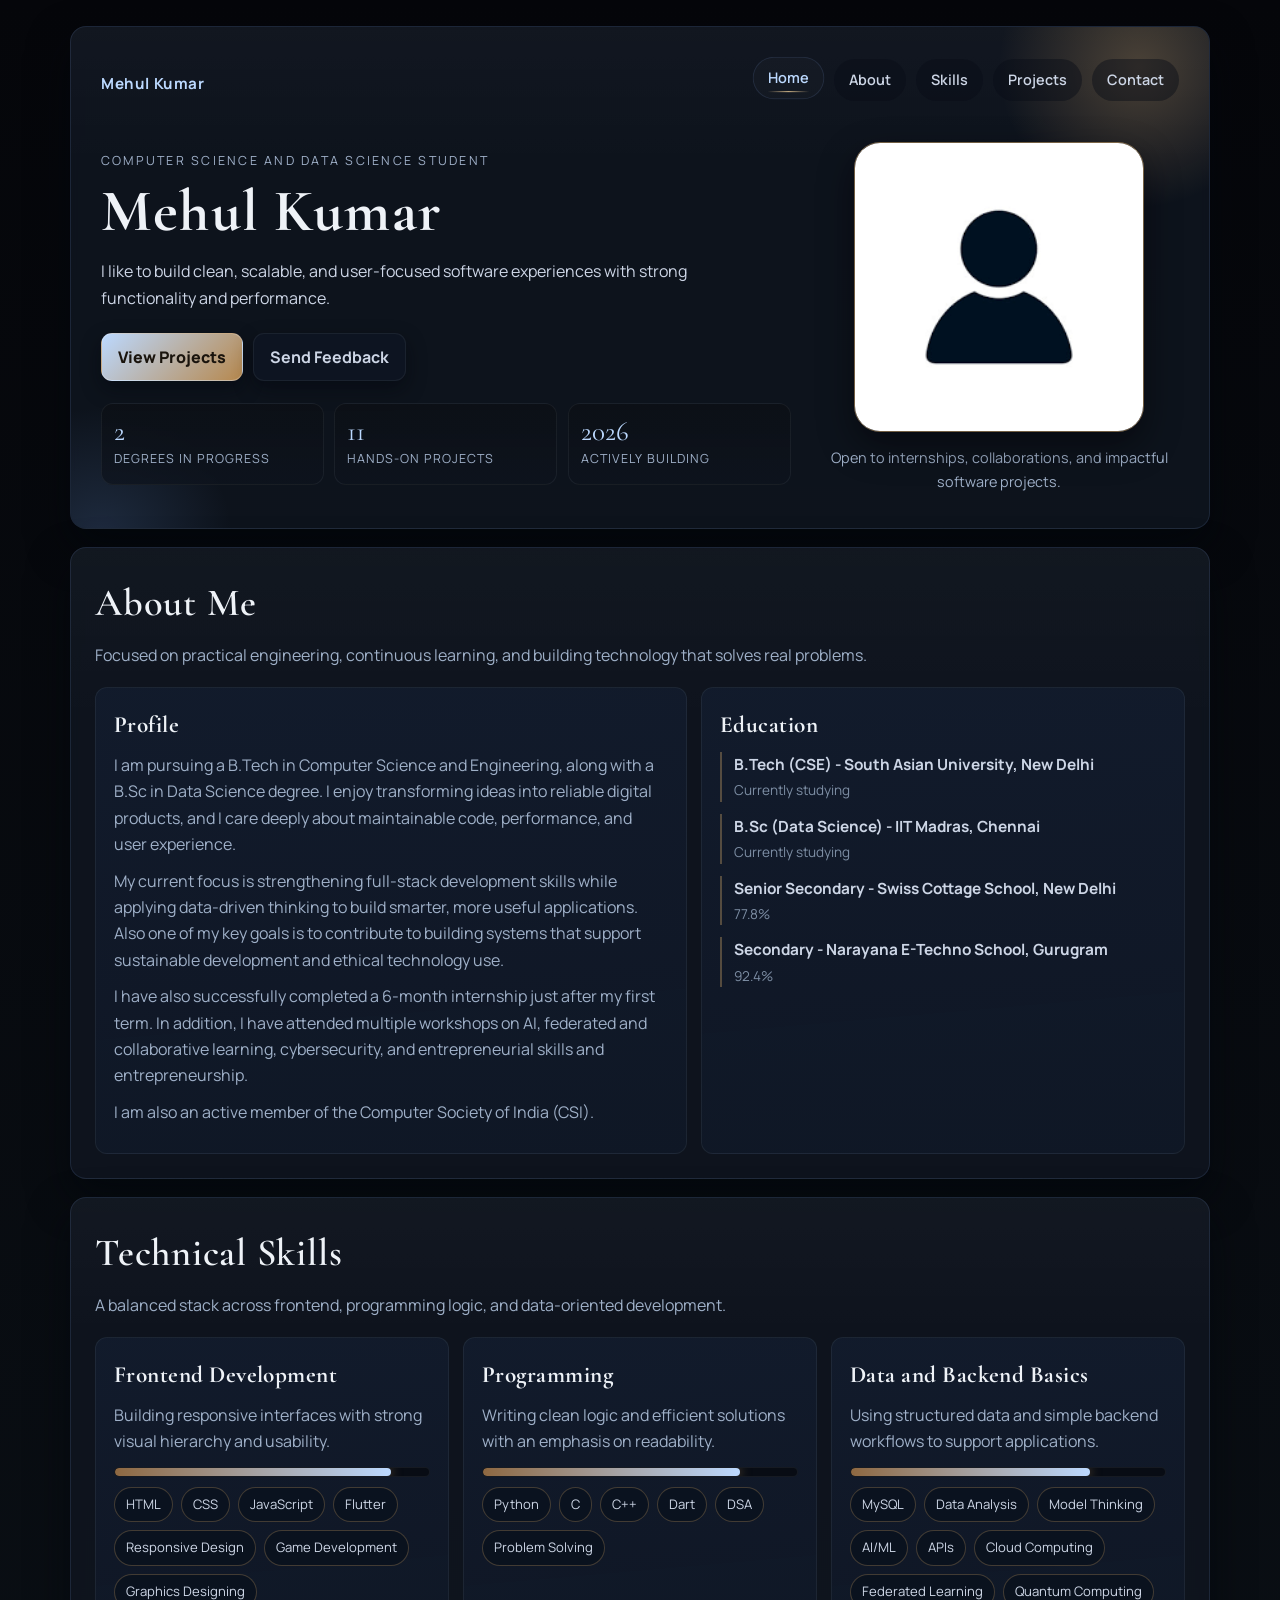
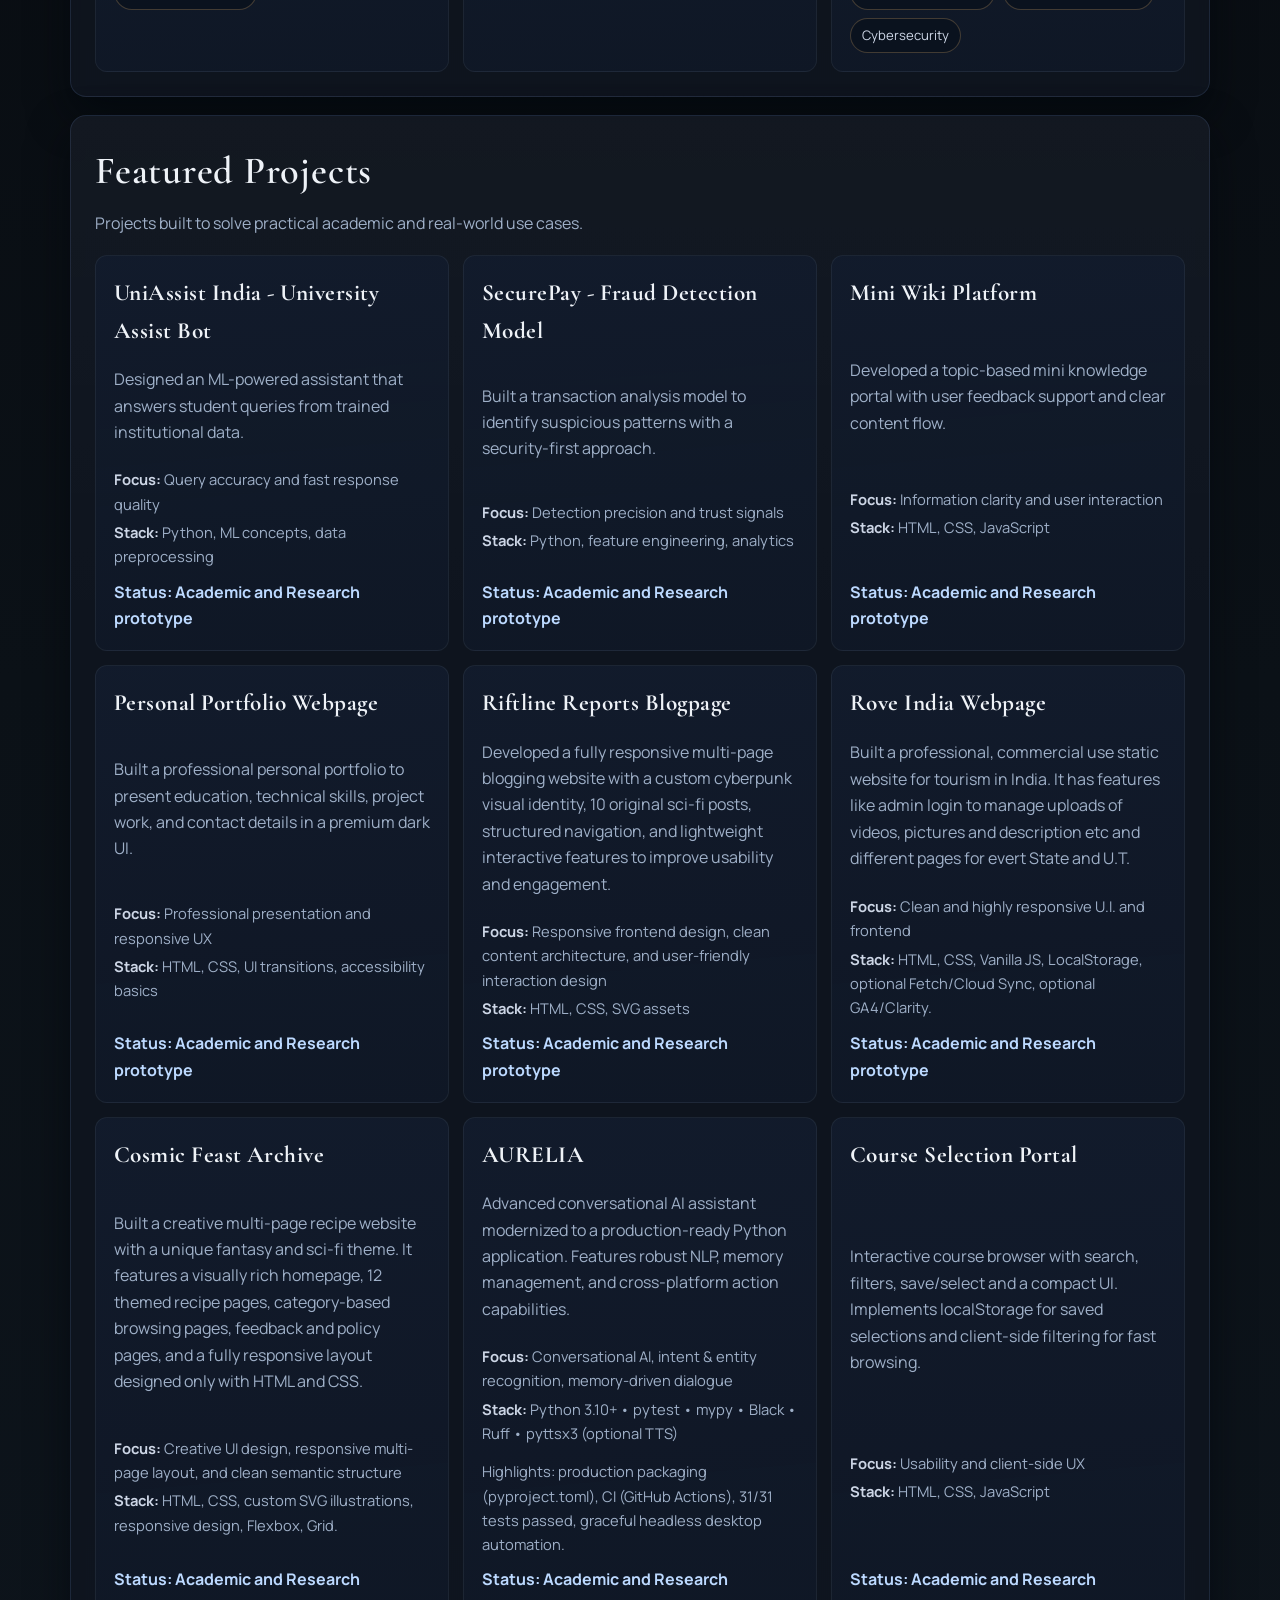
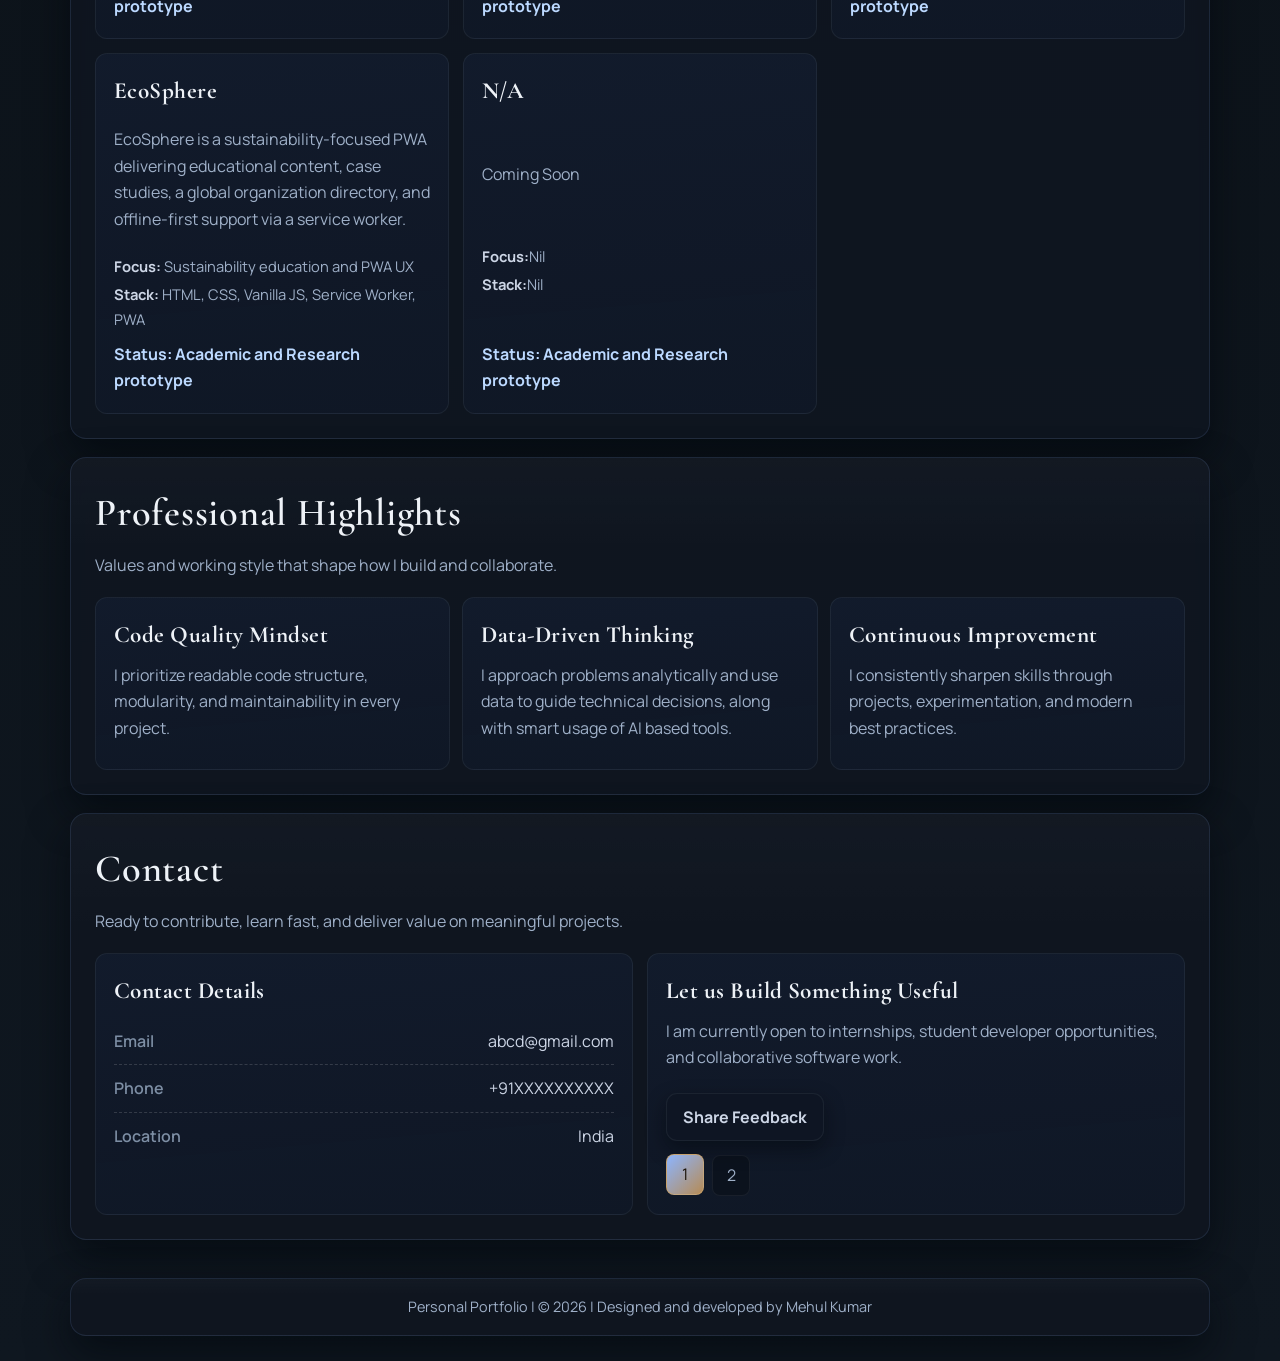
<file: index.html>
<!DOCTYPE html>
<html lang="en">
<head>
    <meta charset="UTF-8">
    <meta name="viewport" content="width=device-width, initial-scale=1.0">
    <meta name="description" content=" Portfolio of Mehul Kumar">
    <meta name="theme-color" content="#0b1220">
    <title>My Portfolio</title>
    <link rel="preconnect" href="https://fonts.googleapis.com">
    <link rel="preconnect" href="https://fonts.gstatic.com" crossorigin>
    <link href="https://fonts.googleapis.com/css2?family=Cormorant+Garamond:wght@500;600;700&family=Manrope:wght@400;500;600;700;800&display=swap" rel="stylesheet">
    <link rel="stylesheet" href="style.css">
</head>
<body>
<a class="skip-link" href="#main-content">Skip to main content</a>

<header id="top" class="hero panel">
    <div class="top-bar">
        <p class="brand">Mehul Kumar</p>

        <button class="nav-toggle" aria-controls="primary-nav" aria-expanded="false" aria-label="Open navigation">☰</button>

        <nav id="primary-nav" aria-label="Primary navigation">
            <ul class="menu">
                <li><a href="#top" class="active">Home</a></li>
                <li><a href="#intro">About</a></li>
                <li><a href="#abilities">Skills</a></li>
                <li><a href="#work">Projects</a></li>
                <li><a href="#reach">Contact</a></li>
            </ul>
        </nav>
    </div>

    <div class="hero-grid">
        <div class="hero-copy">
            <p class="eyebrow">Computer Science and Data Science Student</p>
            <h1>Mehul Kumar</h1>
            <p class="lead">
                I like to build clean, scalable, and user-focused software experiences with strong functionality and performance.
            </p>

            <div class="hero-actions">
                <a href="#work" class="btn">View Projects</a>
                <a href="feedback.html" class="btn btn-secondary">Send Feedback</a>
            </div>

            <ul class="quick-stats" aria-label="Quick highlights">
                <li>
                    <span class="stat-value">2</span>
                    <span class="stat-label">Degrees In Progress</span>
                </li>
                <li>
                    <span class="stat-value">11</span>
                    <span class="stat-label">Hands-on Projects</span>
                </li>
                <li>
                    <span class="stat-value">2026</span>
                    <span class="stat-label">Actively Building</span>
                </li>
            </ul>
        </div>

        <div class="hero-photo-wrap">
            <img src="PIC1.png" class="photo" alt="Portrait of Mehul Kumar">
            <p class="photo-note">Open to internships, collaborations, and impactful software projects.</p>
        </div>
    </div>
</header>

<main id="main-content">
    <section id="intro" class="panel">
        <div class="section-head">
            <h2>About Me</h2>
            <p>Focused on practical engineering, continuous learning, and building technology that solves real problems.</p>
        </div>

        <div class="about-grid">
            <article class="about-card">
                <h3>Profile</h3>
                <p>
                    I am pursuing a B.Tech in Computer Science and Engineering, along with a B.Sc in Data Science degree. 
                    I enjoy transforming ideas into reliable digital products,
                    and I care deeply about maintainable code, performance, and user experience.
                </p>
                <p>
                    My current focus is strengthening full-stack development skills while applying data-driven thinking
                    to build smarter, more useful applications. Also one of my key goals is to contribute to building systems
                    that support sustainable development and ethical technology use.
                </p>
                <p>
                    I have also successfully completed a 6-month internship just after my first term. In addition, I have attended
                    multiple workshops on AI, federated and collaborative learning, cybersecurity, and entrepreneurial skills
                    and entrepreneurship.
                </p>
                <p>
                    I am also an active member of the Computer Society of India (CSI).
                </p>
            </article>

            <article class="about-card">
                <h3>Education</h3>
                <ul class="timeline">
                    <li>
                        <strong>B.Tech (CSE) - South Asian University, New Delhi</strong>
                        <span>Currently studying</span>
                    </li>
                    <li>
                        <strong>B.Sc (Data Science) - IIT Madras, Chennai</strong>
                        <span>Currently studying</span>
                    </li>
                    <li>
                        <strong>Senior Secondary - Swiss Cottage School, New Delhi</strong>
                        <span>77.8%</span>
                    </li>
                    <li>
                        <strong>Secondary - Narayana E-Techno School, Gurugram</strong>
                        <span>92.4%</span>
                    </li>
                </ul>
            </article>
        </div>
    </section>

    <section id="abilities" class="panel">
        <div class="section-head">
            <h2>Technical Skills</h2>
            <p>A balanced stack across frontend, programming logic, and data-oriented development.</p>
        </div>

        <div class="skill-grid">
            <article class="skill-card">
                <h3>Frontend Development</h3>
                <p>Building responsive interfaces with strong visual hierarchy and usability.</p>
                <div class="meter" aria-label="Frontend proficiency"><span style="width: 88%;"></span></div>
                <ul class="pill-list">
                    <li>HTML</li>
                    <li>CSS</li>
                    <li>JavaScript</li>
                    <li>Flutter</li>
                    <li>Responsive Design</li>
                    <li>Game Development</li>
                    <li>Graphics Designing</li>
                </ul>
            </article>

            <article class="skill-card">
                <h3>Programming</h3>
                <p>Writing clean logic and efficient solutions with an emphasis on readability.</p>
                <div class="meter" aria-label="Programming proficiency"><span style="width: 82%;"></span></div>
                <ul class="pill-list">
                    <li>Python</li>
                    <li>C</li>
                    <li>C++</li>
                    <li>Dart</li>
                    <li>DSA</li>
                    <li>Problem Solving</li>
                </ul>
            </article>

            <article class="skill-card">
                <h3>Data and Backend Basics</h3>
                <p>Using structured data and simple backend workflows to support applications.</p>
                <div class="meter" aria-label="Data and backend proficiency"><span style="width: 76%;"></span></div>
                <ul class="pill-list">
                    <li>MySQL</li>
                    <li>Data Analysis</li>
                    <li>Model Thinking</li>
                    <li>AI/ML</li>
                    <li>APIs</li>
                    <li>Cloud Computing</li>
                    <li>Federated Learning</li>
                    <li>Quantum Computing</li>
                    <li>Cybersecurity</li>
                </ul>
            </article>
        </div>
    </section>

    <section id="work" class="panel">
        <div class="section-head">
            <h2>Featured Projects</h2>
            <p>Projects built to solve practical academic and real-world use cases.</p>
        </div>

        <div class="project-grid">
            <article class="project-card">
                <h3>UniAssist India - University Assist Bot</h3>
                <p>
                    Designed an ML-powered assistant that answers student queries from trained institutional data.
                </p>
                <ul class="project-meta">
                    <li><strong>Focus:</strong> Query accuracy and fast response quality</li>
                    <li><strong>Stack:</strong> Python, ML concepts, data preprocessing</li>
                </ul>
                <span class="text-link">Status: Academic and Research prototype</span>
            </article>

            <article class="project-card">
                <h3>SecurePay - Fraud Detection Model</h3>
                <p>
                    Built a transaction analysis model to identify suspicious patterns with a security-first approach.
                </p>
                <ul class="project-meta">
                    <li><strong>Focus:</strong> Detection precision and trust signals</li>
                    <li><strong>Stack:</strong> Python, feature engineering, analytics</li>
                </ul>
                <span class="text-link">Status: Academic and Research prototype</span>
            </article>

            <article class="project-card">
                <h3>Mini Wiki Platform</h3>
                <p>
                    Developed a topic-based mini knowledge portal with user feedback support and clear content flow.
                </p>
                <ul class="project-meta">
                    <li><strong>Focus:</strong> Information clarity and user interaction</li>
                    <li><strong>Stack:</strong> HTML, CSS, JavaScript</li>
                </ul>
                <span class="text-link">Status: Academic and Research prototype</span>
            </article>

            <article class="project-card">
                <h3>Personal Portfolio Webpage</h3>
                <p>
                    Built a professional personal portfolio to present education, technical skills, project work, and contact details in a premium dark UI.
                </p>
                <ul class="project-meta">
                    <li><strong>Focus:</strong> Professional presentation and responsive UX</li>
                    <li><strong>Stack:</strong> HTML, CSS, UI transitions, accessibility basics</li>
                </ul>
                <span class="text-link">Status: Academic and Research prototype</span>
            </article>

            <article class="project-card">
                <h3>Riftline Reports Blogpage</h3>
                <p>
                    Developed a fully responsive multi-page blogging website with a custom cyberpunk visual identity, 10 original sci-fi posts, structured navigation, and lightweight interactive features to improve usability and engagement.
                </p>
                <ul class="project-meta">
                    <li><strong>Focus:</strong> Responsive frontend design, clean content architecture, and user-friendly interaction design</li>
                    <li><strong>Stack:</strong> HTML, CSS, SVG assets</li>
                </ul>
                <span class="text-link">Status: Academic and Research prototype</span>
            </article>

            <article class="project-card">
                <h3>Rove India Webpage</h3>
                <p>
                    Built a professional, commercial use static website for tourism in India. It has features like admin login to manage uploads of videos, pictures and description etc and different pages for evert State and U.T. 
                </p>
                <ul class="project-meta">
                    <li><strong>Focus:</strong> Clean and highly responsive U.I. and frontend</li>
                    <li><strong>Stack:</strong> HTML, CSS, Vanilla JS, LocalStorage, optional Fetch/Cloud Sync, optional GA4/Clarity.</li>
                </ul>
                <span class="text-link">Status: Academic and Research prototype</span>
            </article>

            <article class="project-card">
                <h3>Cosmic Feast Archive</h3>
                <p>
                    Built a creative multi-page recipe website with a unique fantasy and sci-fi theme. It features a visually rich homepage, 12 themed recipe pages, category-based browsing pages, feedback and policy pages, and a fully responsive layout designed only with HTML and CSS.
                </p>
                <ul class="project-meta">
                    <li><strong>Focus:</strong> Creative UI design, responsive multi-page layout, and clean semantic structure</li>
                    <li><strong>Stack:</strong> HTML, CSS, custom SVG illustrations, responsive design, Flexbox, Grid.</li>
                </ul>
                <span class="text-link">Status: Academic and Research prototype</span>
            </article>

            <article class="project-card">
                <h3>AURELIA</h3>
                <p>
                    Advanced conversational AI assistant modernized to a production-ready Python application. Features robust NLP, memory management, and cross-platform action capabilities.
                </p>
                <ul class="project-meta">
                    <li><strong>Focus:</strong> Conversational AI, intent & entity recognition, memory-driven dialogue</li>
                    <li><strong>Stack:</strong> Python 3.10+ • pytest • mypy • Black • Ruff • pyttsx3 (optional TTS)</li>
                </ul>
                <p style="margin:6px 0 0;color:var(--text-300);font-size:0.92rem">Highlights: production packaging (pyproject.toml), CI (GitHub Actions), 31/31 tests passed, graceful headless desktop automation.</p>
                <span class="text-link">Status: Academic and Research prototype</span>
            </article>

            <article class="project-card">
                <h3>Course Selection Portal</h3>
                <p>
                    Interactive course browser with search, filters, save/select and a compact UI. Implements localStorage for saved selections and client-side filtering for fast browsing.
                </p>
                <ul class="project-meta">
                    <li><strong>Focus:</strong> Usability and client-side UX</li>
                    <li><strong>Stack:</strong> HTML, CSS, JavaScript</li>
                </ul>
                <span class="text-link">Status: Academic and Research prototype</span>
            </article>

            <article class="project-card">
                <h3>EcoSphere</h3>
                <p>
                    EcoSphere is a sustainability-focused PWA delivering educational content, case studies, a global organization directory, and offline-first support via a service worker.
                </p>
                <ul class="project-meta">
                    <li><strong>Focus:</strong> Sustainability education and PWA UX</li>
                    <li><strong>Stack:</strong> HTML, CSS, Vanilla JS, Service Worker, PWA</li>
                </ul>
                <span class="text-link">Status: Academic and Research prototype</span>
            </article>

             <article class="project-card">
                <h3>N/A</h3>
                <p>
                        Coming Soon
                </p>
                <ul class="project-meta">
                    <li><strong>Focus:</strong>Nil</li>
                    <li><strong>Stack:</strong>Nil</li>
                </ul>
                <span class="text-link">Status: Academic and Research prototype</span>
            </article>
        </div>
    </section>

    <section id="highlights" class="panel">
        <div class="section-head">
            <h2>Professional Highlights</h2>
            <p>Values and working style that shape how I build and collaborate.</p>
        </div>

        <div class="highlight-grid">
            <article class="highlight-card">
                <h3>Code Quality Mindset</h3>
                <p>I prioritize readable code structure, modularity, and maintainability in every project.</p>
            </article>
            <article class="highlight-card">
                <h3>Data-Driven Thinking</h3>
                <p>I approach problems analytically and use data to guide technical decisions, along with smart usage of AI based tools.</p>
            </article>
            <article class="highlight-card">
                <h3>Continuous Improvement</h3>
                <p>I consistently sharpen skills through projects, experimentation, and modern best practices.</p>
            </article>
        </div>
    </section>

    <section id="reach" class="panel">
        <div class="section-head">
            <h2>Contact</h2>
            <p>Ready to contribute, learn fast, and deliver value on meaningful projects.</p>
        </div>

        <div class="contact-grid">
            <article class="contact-card">
                <h3>Contact Details</h3>
                <ul class="contact-list">
                    <li><span>Email</span><p>abcd@gmail.com</p></li>
                    <li><span>Phone</span><p>+91XXXXXXXXXX</p></li>
                    <li><span>Location</span><p>India</p></li>
                </ul>
            </article>

            <article class="contact-card">
                <h3>Let us Build Something Useful</h3>
                <p>
                    I am currently open to internships, student developer opportunities, and collaborative software work.
                </p>
                <div class="hero-actions">
                    <a href="feedback.html" class="btn btn-secondary">Share Feedback</a>
                </div>

                <div class="pagination" aria-label="Page navigation">
                    <a href="#" class="active">1</a>
                    <a href="feedback.html">2</a>
                </div>
            </article>
        </div>
    </section>
</main>

<footer class="panel">
    <p>Personal Portfolio | &copy; <span id="year">2026</span> | Designed and developed by Mehul Kumar</p>
</footer>

<script>
    document.getElementById("year").textContent = new Date().getFullYear();
</script>
<script src="script.js"></script>
</body>
</html>
</file>
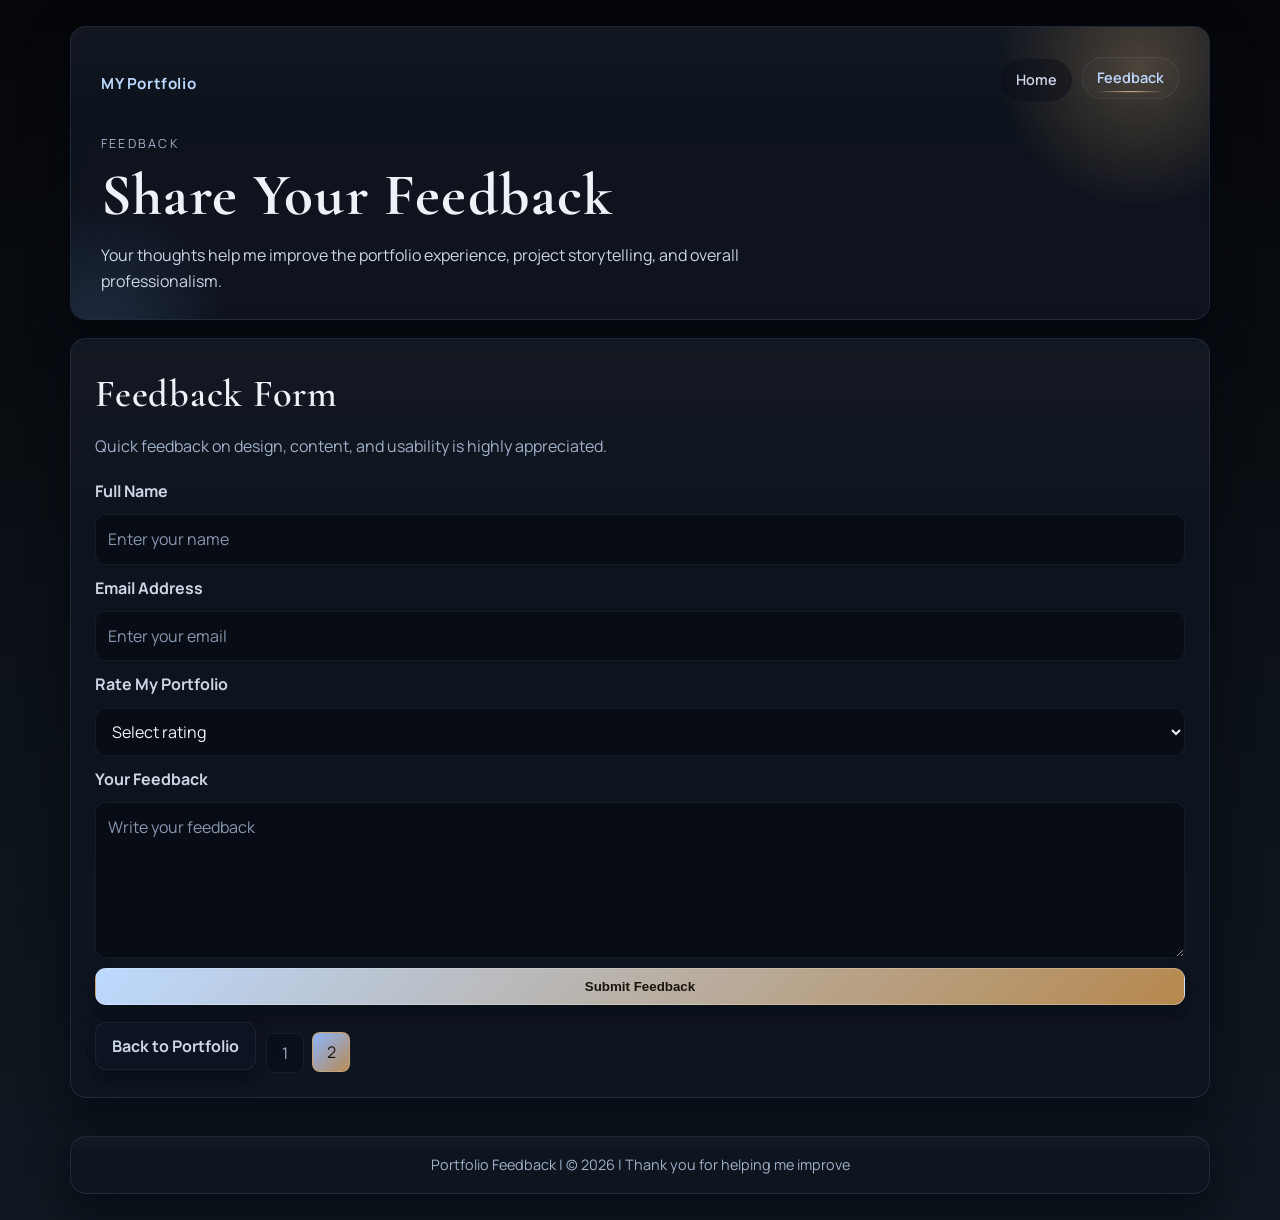
<file: feedback.html>
<!DOCTYPE html>
<html lang="en">
<head>
    <meta charset="UTF-8">
    <meta name="viewport" content="width=device-width, initial-scale=1.0">
    <meta name="description" content="Feedback page for Mehul Kumar's portfolio.">
    <meta name="theme-color" content="#0b1220">
    <title>Portfolio Feedback | Mehul Kumar</title>
    <link rel="preconnect" href="https://fonts.googleapis.com">
    <link rel="preconnect" href="https://fonts.gstatic.com" crossorigin>
    <link href="https://fonts.googleapis.com/css2?family=Cormorant+Garamond:wght@500;600;700&family=Manrope:wght@400;500;600;700;800&display=swap" rel="stylesheet">
    <link rel="stylesheet" href="style.css">
</head>
<body>
<a class="skip-link" href="#feedback-main">Skip to feedback form</a>

<header class="hero hero-compact panel">
    <div class="top-bar">
        <p class="brand">MY Portfolio</p>

        <button class="nav-toggle" aria-controls="primary-nav" aria-expanded="false" aria-label="Open navigation">☰</button>

        <nav id="primary-nav" aria-label="Feedback page navigation">
            <ul class="menu">
                <li><a href="index.html">Home</a></li>
                <li><a href="#" class="active">Feedback</a></li>
            </ul>
        </nav>
    </div>

    <div class="hero-grid">
        <div class="hero-copy">
            <p class="eyebrow">Feedback</p>
            <h1>Share Your Feedback</h1>
            <p class="lead">
                Your thoughts help me improve the portfolio experience, project storytelling, and overall professionalism.
            </p>
        </div>
    </div>
</header>

<main id="feedback-main">
    <section class="feedback-section panel">
        <div>
            <div class="section-head">
                <h2>Feedback Form</h2>
                <p>Quick feedback on design, content, and usability is highly appreciated.</p>
            </div>

            <form class="feedback-form" action="#" method="post">
                <label for="name">Full Name</label>
                <input type="text" id="name" name="name" placeholder="Enter your name" required>

                <label for="email">Email Address</label>
                <input type="email" id="email" name="email" placeholder="Enter your email" required>

                <label for="rating">Rate My Portfolio</label>
                <select id="rating" name="rating" required>
                    <option value="">Select rating</option>
                    <option value="excellent">Excellent</option>
                    <option value="very-good">Very Good</option>
                    <option value="good">Good</option>
                    <option value="average">Average</option>
                </select>

                <label for="message">Your Feedback</label>
                <textarea id="message" name="message" rows="5" placeholder="Write your feedback" required></textarea>

                <button type="submit" class="btn">Submit Feedback</button>
            </form>
            <div class="feedback-actions">
                <a href="index.html" class="btn btn-secondary">Back to Portfolio</a>
                <div class="pagination" aria-label="Page navigation">
                    <a href="index.html">1</a>
                    <a href="#" class="active">2</a>
                </div>
            </div>
        </div>
    </section>
</main>

<footer class="panel">
    <p>Portfolio Feedback | &copy; <span id="year">2026</span> | Thank you for helping me improve</p>
</footer>

<script>
    document.getElementById("year").textContent = new Date().getFullYear();
</script>
<script src="script.js"></script>
</body>
</html>
</file>
<file: style.css>
:root {
    /* Professional dark palette */
    --bg-950: #05060a;
    --bg-900: #0b1117;
    --bg-850: #0f1720;
    --panel: rgba(16, 22, 32, 0.85);
    --panel-solid: #0f1722;
    --text-100: #eef2f7;
    --text-200: #cdd6e6;
    --text-300: #9fb0c8;
    --text-400: #7d8ea4;
    --accent: #8db5ff;
    --accent-strong: #bcd9ff;
    --line: rgba(141, 181, 255, 0.12);
    --line-soft: rgba(238, 242, 247, 0.06);
    --shadow: 0 18px 40px rgba(2, 6, 12, 0.6);
    --radius-lg: 16px;
    --radius-md: 12px;
}

*,
*::before,
*::after {
    box-sizing: border-box;
}

html,
body {
    margin: 0;
    padding: 0;
}

html {
    scroll-behavior: smooth;
}

body {
    min-height: 100vh;
    font-family: "Manrope", sans-serif;
    color: var(--text-100);
    line-height: 1.65;
    background:
        radial-gradient(circle at 10% 14%, rgba(207, 166, 106, 0.14), transparent 35%),
        radial-gradient(circle at 88% 8%, rgba(87, 122, 176, 0.21), transparent 30%),
        radial-gradient(circle at 48% 96%, rgba(17, 30, 53, 0.82), transparent 42%),
        linear-gradient(145deg, var(--bg-950), var(--bg-900) 46%, #0b1728 100%);
    background-attachment: fixed;
    background-size: 120% 120%;
    /* reduce repaint pressure while scrolling */
    /* simpler, subtle background for a professional look */
    background-attachment: scroll;
    background-size: cover;
    background: linear-gradient(180deg, var(--bg-950), var(--bg-900) 50%, var(--bg-850));
}

img {
    max-width: 100%;
    display: block;
}

a {
    color: inherit;
    text-decoration: none;
}

.skip-link {
    position: absolute;
    top: -80px;
    left: 14px;
    z-index: 100;
    padding: 10px 14px;
    border-radius: 10px;
    background: #f5f7fd;
    color: #121826;
    font-weight: 700;
}

.skip-link:focus {
    top: 10px;
}

main,
header,
footer {
    width: min(1140px, 92vw);
    margin: 0 auto;
}

main {
    display: grid;
    gap: 18px;
    margin-top: 18px;
    padding-bottom: 38px;
}

.panel {
    border: 1px solid var(--line);
    border-radius: var(--radius-lg);
    background: linear-gradient(180deg, rgba(255,255,255,0.02), transparent 28%), var(--panel);
    backdrop-filter: blur(6px);
    box-shadow: var(--shadow);
    animation: riseIn 0.6s cubic-bezier(.2,.9,.3,1) both;
    transition: transform 0.26s ease, border-color 0.26s ease, box-shadow 0.26s ease, opacity 0.26s ease;
    will-change: transform, opacity;
}

section.panel:hover,
footer.panel:hover {
    transform: translateY(-3px);
    border-color: rgba(207, 166, 106, 0.4);
    box-shadow: 0 30px 68px rgba(2, 8, 18, 0.62);
}

.hero {
    margin-top: 26px;
    padding: 26px 30px 34px;
    position: relative;
    overflow: hidden;
    isolation: isolate;
}

.hero::before {
    content: "";
    position: absolute;
    width: 320px;
    height: 320px;
    right: -90px;
    top: -120px;
    background: radial-gradient(circle, rgba(207, 166, 106, 0.3), transparent 62%);
    z-index: -1;
}

.hero::after {
    content: "";
    position: absolute;
    width: 280px;
    height: 280px;
    left: -110px;
    bottom: -150px;
    background: radial-gradient(circle, rgba(86, 120, 175, 0.24), transparent 66%);
    z-index: -1;
}

.hero-compact {
    padding-bottom: 24px;
}

.hero-compact .hero-grid {
    margin-top: 20px;
    grid-template-columns: 1fr;
    gap: 12px;
}

.hero-compact .lead {
    max-width: 70ch;
}

.top-bar {
    display: flex;
    align-items: center;
    justify-content: space-between;
    gap: 16px;
    flex-wrap: wrap;
    padding: 6px 0;
}

.brand {
    margin: 0;
    font-size: 0.95rem;
    font-weight: 700;
    text-transform: none;
    letter-spacing: 0.04em;
    color: var(--accent-strong);
}

.menu {
    margin: 0;
    padding: 0;
    list-style: none;
    display: flex;
    gap: 10px;
    flex-wrap: wrap;
}

.nav-toggle {
    display: none;
    background: transparent;
    border: 1px solid transparent;
    color: var(--text-100);
    padding: 8px 10px;
    border-radius: 10px;
    font-size: 1.05rem;
    cursor: pointer;
}

.menu a {
    display: inline-block;
    position: relative;
    overflow: hidden;
    padding: 8px 14px;
    border-radius: 999px;
    border: 1px solid transparent;
    color: var(--text-200);
    background: rgba(9, 14, 24, 0.46);
    font-size: 0.9rem;
    font-weight: 600;
    transition: transform 0.2s ease, color 0.2s ease, border-color 0.2s ease, background 0.2s ease;
    will-change: transform, opacity;
}

.menu a::after {
    content: "";
    position: absolute;
    left: 14px;
    right: 14px;
    bottom: 6px;
    height: 1px;
    background: linear-gradient(90deg, transparent, rgba(237, 205, 151, 0.9), transparent);
    transform: scaleX(0);
    transform-origin: center;
    transition: transform 0.24s ease;
}

.menu a:hover,
.menu a.active {
    color: var(--accent-strong);
    border-color: var(--line);
    background: rgba(255,255,255,0.02);
    transform: translateY(-2px) scale(1.01);
}

.menu a:hover::after,
.menu a.active::after {
    transform: scaleX(1);
}

.hero-grid {
    margin-top: 28px;
    display: grid;
    grid-template-columns: 1fr 360px;
    gap: 28px;
    align-items: center;
}

h1,
h2,
h3 {
    margin: 0;
    font-family: "Cormorant Garamond", serif;
    letter-spacing: 0.02em;
}

.hero-copy h1 {
    font-size: clamp(2.35rem, 6vw, 3.7rem);
    line-height: 1.03;
    margin-top: 10px;
}

.eyebrow {
    margin: 0;
    font-size: 0.78rem;
    text-transform: uppercase;
    letter-spacing: 0.18em;
    color: var(--text-300);
}

.lead {
    margin: 16px 0 0;
    color: var(--text-200);
    max-width: 62ch;
}

.hero-actions {
    margin-top: 22px;
    display: flex;
    gap: 10px;
    flex-wrap: wrap;
}

.btn {
    display: inline-flex;
    align-items: center;
    justify-content: center;
    position: relative;
    overflow: hidden;
    isolation: isolate;
    padding: 10px 16px;
    border-radius: 11px;
    border: 1px solid rgba(255, 255, 255, 0.24);
    background: linear-gradient(135deg, var(--accent-strong), #b6884e);
    color: #1a140d;
    font-weight: 800;
    transition: transform 0.18s ease, filter 0.18s ease, box-shadow 0.18s ease;
    will-change: transform, opacity;
    box-shadow: 0 8px 20px rgba(2,6,12,0.45);
}

.btn::after {
    content: "";
    position: absolute;
    top: -160%;
    left: -40%;
    width: 38%;
    height: 420%;
    background: linear-gradient(90deg, transparent, rgba(255, 255, 255, 0.45), transparent);
    transform: rotate(24deg);
    opacity: 0;
    transition: transform 0.45s ease, opacity 0.45s ease;
    pointer-events: none;
}

.btn:hover {
    transform: translateY(-3px) scale(1.01);
    filter: brightness(1.06);
    box-shadow: 0 14px 36px rgba(2,6,12,0.48);
}

.btn:hover::after {
    opacity: 0.75;
    transform: translateX(320%) rotate(24deg);
}

.btn-secondary {
    background: rgba(14, 22, 36, 0.86);
    border-color: var(--line-soft);
    color: var(--text-200);
    font-weight: 700;
}

.btn-secondary:hover {
    border-color: var(--line);
    color: var(--accent-strong);
}

.quick-stats {
    margin: 22px 0 0;
    padding: 0;
    list-style: none;
    display: flex;
    gap: 10px;
    flex-wrap: wrap;
}

.quick-stats li {
    min-width: 140px;
    flex: 1;
    padding: 14px 12px;
    border-radius: 12px;
    border: 1px solid var(--line-soft);
    background: linear-gradient(180deg, rgba(12,16,22,0.9), rgba(14,20,30,0.78));
    transition: transform 0.22s ease, border-color 0.22s ease, box-shadow 0.22s ease;
    will-change: transform, opacity;
}

.quick-stats li:hover {
    transform: translateY(-4px);
    border-color: rgba(207, 166, 106, 0.5);
    box-shadow: 0 12px 24px rgba(0, 0, 0, 0.25);
}

.stat-value {
    display: block;
    font-family: "Cormorant Garamond", serif;
    font-size: 1.7rem;
    line-height: 1;
    color: var(--accent-strong);
}

.stat-label {
    display: block;
    margin-top: 4px;
    color: var(--text-300);
    font-size: 0.78rem;
    text-transform: uppercase;
    letter-spacing: 0.08em;
}

.hero-photo-wrap {
    display: grid;
    gap: 14px;
}

.photo {
    width: min(290px, 100%);
    aspect-ratio: 1 / 1;
    margin: 0 auto;
    border-radius: 26px;
    object-fit: cover;
    border: 1px solid rgba(207, 166, 106, 0.52);
    box-shadow: 0 14px 36px rgba(0, 0, 0, 0.45);
    will-change: transform;
}

/* Project grid improvements */
.project-grid {
    display: grid;
    grid-template-columns: repeat(auto-fit, minmax(260px, 1fr));
    gap: 18px;
}

.project-card {
    padding: 18px;
    border-radius: 12px;
    background: linear-gradient(180deg, rgba(255,255,255,0.01), transparent 30%);
    border: 1px solid var(--line-soft);
    transition: transform 0.22s ease, box-shadow 0.22s ease;
}

.project-card:hover {
    transform: translateY(-6px);
    box-shadow: 0 20px 48px rgba(2,6,12,0.55);
}

/* Footer polish */
footer.panel {
    text-align: center;
    padding: 18px 24px;
    font-size: 0.95rem;
    color: var(--text-300);
}

.photo-note {
    margin: 0;
    text-align: center;
    color: var(--text-300);
    font-size: 0.9rem;
}

section.panel {
    padding: 24px;
}

.section-head {
    display: grid;
    gap: 7px;
    margin-bottom: 18px;
}

.section-head h2 {
    font-size: clamp(1.8rem, 4vw, 2.4rem);
    font-weight: 600;
}

.section-head p {
    margin: 0;
    color: var(--text-300);
}

.about-grid {
    display: grid;
    grid-template-columns: 1.1fr 0.9fr;
    gap: 14px;
}

.about-card,
.skill-card,
.project-card,
.highlight-card,
.contact-card {
    padding: 18px;
    border-radius: var(--radius-md);
    border: 1px solid var(--line-soft);
    background: linear-gradient(175deg, rgba(18, 28, 45, 0.92), rgba(16, 24, 39, 0.88));
    transition: transform 0.24s ease, border-color 0.24s ease, box-shadow 0.24s ease;
}

.about-card:hover,
.skill-card:hover,
.highlight-card:hover,
.contact-card:hover {
    transform: translateY(-3px);
    border-color: rgba(207, 166, 106, 0.34);
    box-shadow: 0 14px 28px rgba(0, 0, 0, 0.22);
}

.about-card h3,
.skill-card h3,
.project-card h3,
.highlight-card h3,
.contact-card h3 {
    font-size: 1.45rem;
    margin-bottom: 8px;
}

.about-card p,
.skill-card p,
.project-card p,
.highlight-card p,
.contact-card p {
    margin: 0 0 10px;
    color: var(--text-300);
}

.timeline {
    margin: 0;
    padding: 0;
    list-style: none;
    display: grid;
    gap: 12px;
}

.timeline li {
    padding-left: 12px;
    border-left: 2px solid rgba(207, 166, 106, 0.36);
}

.timeline li strong {
    display: block;
    font-size: 0.96rem;
    color: var(--text-200);
}

.timeline li span {
    display: block;
    margin-top: 2px;
    color: var(--text-400);
    font-size: 0.85rem;
}

.list-clean {
    margin: 0;
    padding: 0;
    list-style: none;
    display: grid;
    gap: 10px;
}

.list-clean li {
    position: relative;
    padding-left: 18px;
    color: var(--text-300);
}

.list-clean li::before {
    content: "";
    width: 8px;
    height: 8px;
    border-radius: 50%;
    background: var(--accent);
    position: absolute;
    left: 0;
    top: 0.58em;
}

.skill-grid {
    display: grid;
    grid-template-columns: repeat(3, minmax(0, 1fr));
    gap: 14px;
}

.meter {
    width: 100%;
    height: 10px;
    border-radius: 999px;
    background: rgba(7, 11, 18, 0.86);
    border: 1px solid var(--line-soft);
    overflow: hidden;
    margin: 12px 0 6px;
}

.meter span {
    display: block;
    height: 100%;
    border-radius: inherit;
    background: linear-gradient(90deg, #8e6841, var(--accent-strong));
    box-shadow: 0 0 12px rgba(207, 166, 106, 0.5);
    animation: fillIn 1.5s ease;
    transition: filter 0.24s ease;
}

.skill-card:hover .meter span {
    filter: brightness(1.1);
}

.pill-list {
    margin: 10px 0 0;
    padding: 0;
    list-style: none;
    display: flex;
    flex-wrap: wrap;
    gap: 8px;
}

.pill-list li {
    padding: 6px 11px;
    border-radius: 999px;
    border: 1px solid rgba(207, 166, 106, 0.28);
    background: rgba(11, 18, 30, 0.9);
    color: var(--text-200);
    font-size: 0.82rem;
    transition: transform 0.2s ease, border-color 0.2s ease;
}

.pill-list li:hover {
    transform: translateY(-1px);
    border-color: rgba(207, 166, 106, 0.54);
}

.project-grid {
    display: grid;
    grid-template-columns: repeat(3, minmax(0, 1fr));
    gap: 14px;
}

.project-card {
    display: flex;
    flex-direction: column;
    justify-content: space-between;
    position: relative;
    overflow: hidden;
    gap: 8px;
    cursor: pointer;
    transition: transform 0.24s ease, box-shadow 0.24s ease, border-color 0.24s ease, background 0.24s ease;
}

.project-card::after {
    content: "";
    position: absolute;
    top: -110px;
    right: -130px;
    width: 220px;
    height: 220px;
    background: radial-gradient(circle, rgba(237, 205, 151, 0.2), transparent 68%);
    opacity: 0;
    transition: opacity 0.28s ease, transform 0.28s ease;
    transform: scale(0.85);
    pointer-events: none;
}

.project-card:hover,
.project-card:focus-within {
    transform: translateY(-6px) scale(1.01);
    border-color: rgba(207, 166, 106, 0.52);
    box-shadow: 0 16px 30px rgba(0, 0, 0, 0.34);
    background: linear-gradient(175deg, rgba(24, 37, 57, 0.95), rgba(18, 29, 47, 0.9));
}

.project-card:hover::after,
.project-card:focus-within::after {
    opacity: 1;
    transform: scale(1);
}

.project-card:active {
    transform: translateY(-2px) scale(0.995);
}

.project-meta {
    margin: 4px 0 0;
    padding: 0;
    list-style: none;
    display: grid;
    gap: 4px;
}

.project-meta li {
    color: var(--text-300);
    font-size: 0.92rem;
}

.project-meta strong {
    color: var(--text-200);
}

.text-link {
    margin-top: 2px;
    color: var(--accent-strong);
    font-weight: 700;
    width: fit-content;
    border-bottom: 1px solid transparent;
    transition: color 0.2s ease, border-color 0.2s ease, transform 0.2s ease;
}

.text-link:hover {
    border-bottom-color: rgba(237, 205, 151, 0.7);
}

.project-card:hover .text-link,
.project-card:focus-within .text-link {
    color: #ffe0b1;
    transform: translateX(2px);
}

.highlight-grid {
    display: grid;
    grid-template-columns: repeat(3, minmax(0, 1fr));
    gap: 12px;
}

.contact-grid {
    display: grid;
    grid-template-columns: repeat(2, minmax(0, 1fr));
    gap: 14px;
}

.contact-list {
    margin: 0;
    padding: 0;
    list-style: none;
}

.contact-list li {
    display: flex;
    justify-content: space-between;
    gap: 10px;
    padding: 10px 0;
    border-bottom: 1px dashed rgba(255, 255, 255, 0.15);
}

.contact-list li:last-child {
    border-bottom: none;
}

.contact-list span {
    color: var(--text-400);
    font-weight: 600;
}

.contact-list a,
.contact-list p {
    margin: 0;
    color: var(--text-200);
    text-align: right;
}

.pagination {
    margin-top: 14px;
    display: flex;
    gap: 8px;
    flex-wrap: wrap;
}

.pagination a {
    min-width: 38px;
    text-align: center;
    padding: 6px 10px;
    border-radius: 8px;
    border: 1px solid var(--line-soft);
    color: var(--text-300);
    background: rgba(10, 16, 27, 0.7);
    transition: transform 0.2s ease, border-color 0.2s ease, color 0.2s ease, background 0.2s ease;
}

.pagination a:hover,
.pagination a.active {
    transform: translateY(-1px);
    color: #1b1309;
    border-color: rgba(207, 166, 106, 0.8);
    background: linear-gradient(135deg, var(--accent), #b68b55);
}

.feedback-section {
    padding: 24px;
    display: grid;
    grid-template-columns: 1fr;
    gap: 14px;
    align-items: start;
}

.feedback-form {
    width: 100%;
    display: grid;
    gap: 10px;
}

.feedback-form label {
    font-weight: 700;
    color: var(--text-200);
}

input[type="text"],
input[type="email"],
select,
textarea {
    width: 100%;
    padding: 11px 12px;
    border-radius: 10px;
    border: 1px solid var(--line-soft);
    background: rgba(7, 13, 22, 0.9);
    color: var(--text-100);
    font: inherit;
    transition: transform 0.2s ease, border-color 0.2s ease, box-shadow 0.2s ease, background 0.2s ease;
}

input::placeholder,
textarea::placeholder {
    color: #8797af;
}

input:focus,
textarea:focus,
select:focus {
    outline: none;
    transform: translateY(-1px);
    border-color: rgba(207, 166, 106, 0.9);
    box-shadow: 0 0 0 3px rgba(207, 166, 106, 0.14);
}

textarea {
    resize: vertical;
    min-height: 122px;
}

.feedback-actions {
    margin-top: 14px;
    display: flex;
    gap: 10px;
    flex-wrap: wrap;
    align-items: center;
}

footer.panel {
    margin-bottom: 26px;
    padding: 16px 18px;
    text-align: center;
    color: var(--text-300);
    font-size: 0.9rem;
}

footer p {
    margin: 0;
}

@media (max-width: 980px) {
    .hero-grid,
    .about-grid,
    .contact-grid,
    .feedback-section {
        grid-template-columns: 1fr;
    }

    .skill-grid,
    .project-grid,
    .highlight-grid {
        grid-template-columns: repeat(2, minmax(0, 1fr));
    }

    .hero-photo-wrap {
        max-width: 350px;
        margin: 0 auto;
    }

    .nav-toggle {
        display: inline-flex;
        align-items: center;
        justify-content: center;
    }

    /* Mobile: hide the inline horizontal menu and present a collapsible panel */
    .menu {
        display: none;
        position: fixed;
        left: 14px;
        right: 14px;
        top: 72px;
        padding: 12px;
        border-radius: 12px;
        flex-direction: column;
        gap: 8px;
        background: linear-gradient(175deg, rgba(18, 28, 45, 0.98), rgba(16, 24, 39, 0.96));
        border: 1px solid var(--line-soft);
        z-index: 9998;
    }

    body.nav-open .menu {
        display: flex;
    }

    .menu a {
        width: 100%;
        padding: 12px 14px;
        border-radius: 10px;
    }
}

@media (max-width: 760px) {
    main,
    header,
    footer {
        width: min(1140px, 94vw);
    }

    .hero,
    section.panel,
    .feedback-section {
        padding: 20px;
    }

    .top-bar {
        align-items: flex-start;
    }

    .menu {
        justify-content: flex-start;
    }

    .contact-list li {
        flex-direction: column;
        align-items: flex-start;
    }

    .contact-list a,
    .contact-list p {
        text-align: left;
    }
}

@media (max-width: 560px) {
    .skill-grid,
    .project-grid,
    .highlight-grid {
        grid-template-columns: 1fr;
    }

    .menu a {
        width: 100%;
        text-align: center;
    }

    .quick-stats {
        flex-direction: column;
    }

    .hero-copy h1 {
        font-size: clamp(2rem, 10vw, 2.8rem);
    }
}

@keyframes riseIn {
    from {
        opacity: 0;
        transform: translateY(16px);
    }

    to {
        opacity: 1;
        transform: translateY(0);
    }
}

@keyframes fillIn {
    from {
        width: 0;
    }
}

@keyframes bgFloat {
    from {
        background-position: 0% 0%;
    }

    to {
        background-position: 100% 100%;
    }
}

@media (prefers-reduced-motion: reduce) {
    html {
        scroll-behavior: auto;
    }

    *,
    *::before,
    *::after {
        animation: none !important;
        transition: none !important;
    }
}
</file>
